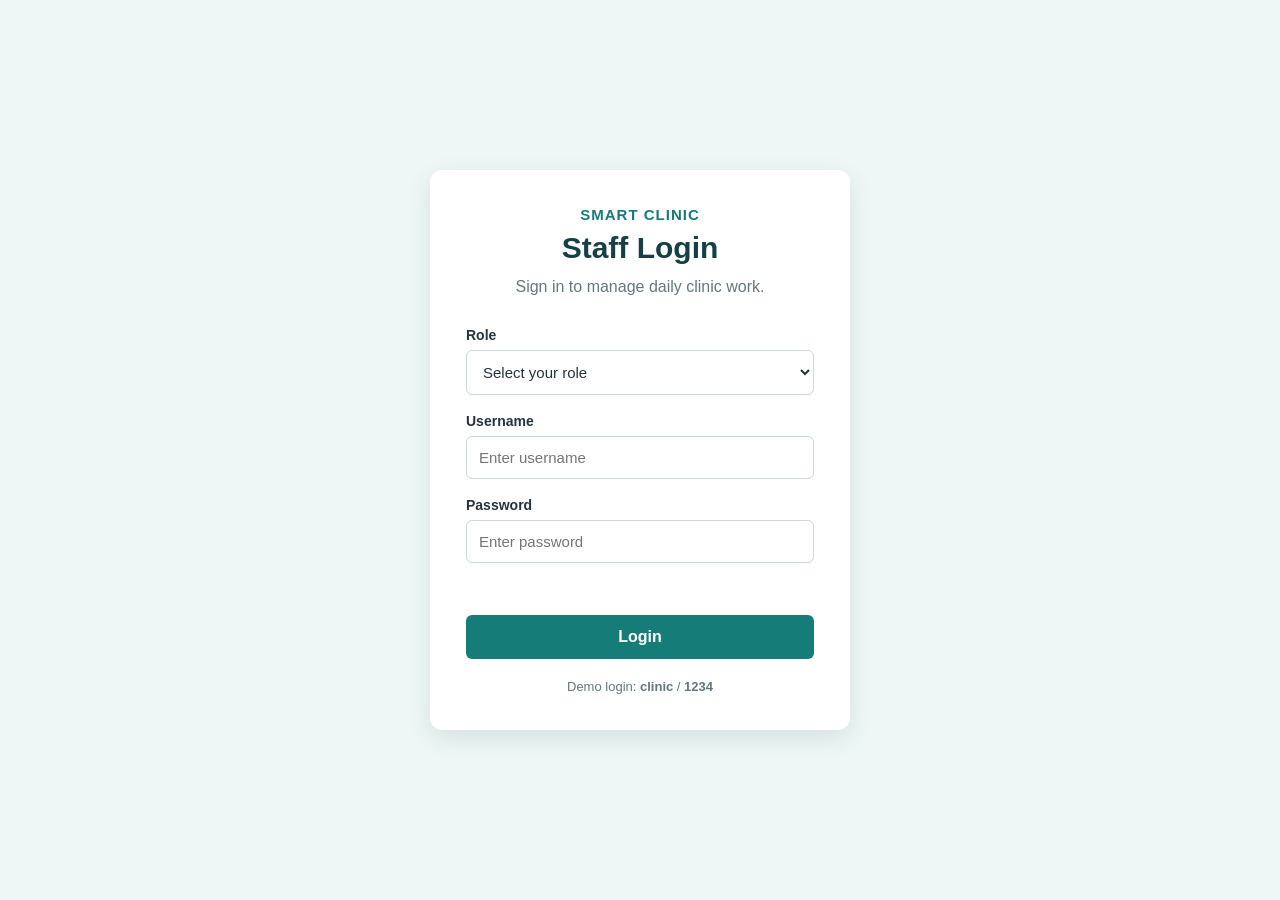
<file: index.html>
<!DOCTYPE html>
<html lang="en">
<head>
  <meta charset="UTF-8">
  <meta name="viewport" content="width=device-width, initial-scale=1.0">
  <title>Smart Clinic - Login</title>
  <link rel="stylesheet" href="css/style.css">
</head>
<body>
  <main class="login-page">
    <section class="login-card">
      <div class="clinic-heading">
        <p class="clinic-label">Smart Clinic</p>
        <h1>Staff Login</h1>
        <p>Sign in to manage daily clinic work.</p>
      </div>

      <form id="loginForm" novalidate>
        <div class="form-group">
          <label for="role">Role</label>
          <select id="role" name="role">
            <option value="">Select your role</option>
            <option value="owner">Owner</option>
            <option value="doctor">Doctor</option>
            <option value="receptionist">Receptionist</option>
            <option value="chemist">Chemist</option>
          </select>
        </div>

        <div class="form-group">
          <label for="username">Username</label>
          <input id="username" name="username" type="text" placeholder="Enter username">
        </div>

        <div class="form-group">
          <label for="password">Password</label>
          <input id="password" name="password" type="password" placeholder="Enter password">
        </div>

        <p id="loginMessage" class="login-message" aria-live="polite"></p>

        <button type="submit">Login</button>
      </form>

      <p class="demo-note">Demo login: <strong>clinic</strong> / <strong>1234</strong></p>
    </section>
  </main>

  <script src="js/login.js"></script>
</body>
</html>
</file>
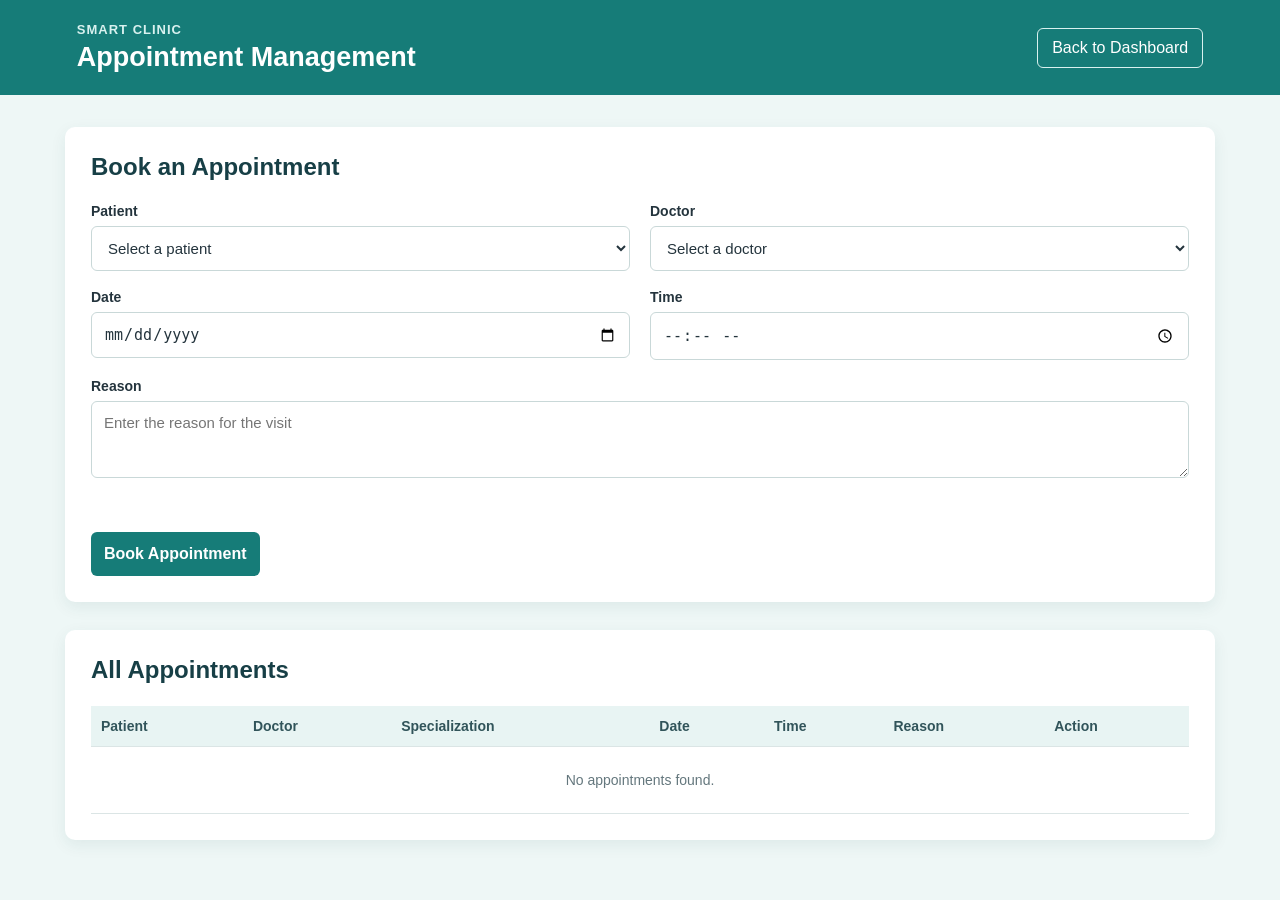
<file: appointments.html>
<!DOCTYPE html>
<html lang="en">
<head>
  <meta charset="UTF-8">
  <meta name="viewport" content="width=device-width, initial-scale=1.0">
  <title>Smart Clinic - Appointments</title>
  <link rel="stylesheet" href="css/style.css">
</head>
<body>
  <header class="page-header">
    <div>
      <p class="page-label">Smart Clinic</p>
      <h1>Appointment Management</h1>
    </div>
    <a class="back-link" href="dashboard.html">Back to Dashboard</a>
  </header>

  <main class="appointment-page">
    <section class="appointment-form-section">
      <h2>Book an Appointment</h2>

      <form id="appointmentForm" class="appointment-form" novalidate>
        <div class="form-group">
          <label for="appointmentPatient">Patient</label>
          <select id="appointmentPatient">
            <option value="">Select a patient</option>
          </select>
        </div>

        <div class="form-group">
          <label for="appointmentDoctor">Doctor</label>
          <select id="appointmentDoctor">
            <option value="">Loading doctors...</option>
          </select>
        </div>

        <div class="form-group">
          <label for="appointmentDate">Date</label>
          <input id="appointmentDate" type="date">
        </div>

        <div class="form-group">
          <label for="appointmentTime">Time</label>
          <input id="appointmentTime" type="time">
        </div>

        <div class="form-group full-width">
          <label for="appointmentReason">Reason</label>
          <textarea id="appointmentReason" rows="3" placeholder="Enter the reason for the visit"></textarea>
        </div>

        <p id="appointmentMessage" class="appointment-message full-width" aria-live="polite"></p>

        <div class="form-actions full-width">
          <button type="submit">Book Appointment</button>
        </div>
      </form>
    </section>

    <section class="appointment-list-section">
      <h2>All Appointments</h2>

      <div class="table-wrapper">
        <table class="appointment-table">
          <thead>
            <tr>
              <th>Patient</th>
              <th>Doctor</th>
              <th>Specialization</th>
              <th>Date</th>
              <th>Time</th>
              <th>Reason</th>
              <th>Action</th>
            </tr>
          </thead>
          <tbody id="appointmentTableBody"></tbody>
        </table>
      </div>
    </section>
  </main>

  <script src="js/appointments.js"></script>
</body>
</html>
</file>
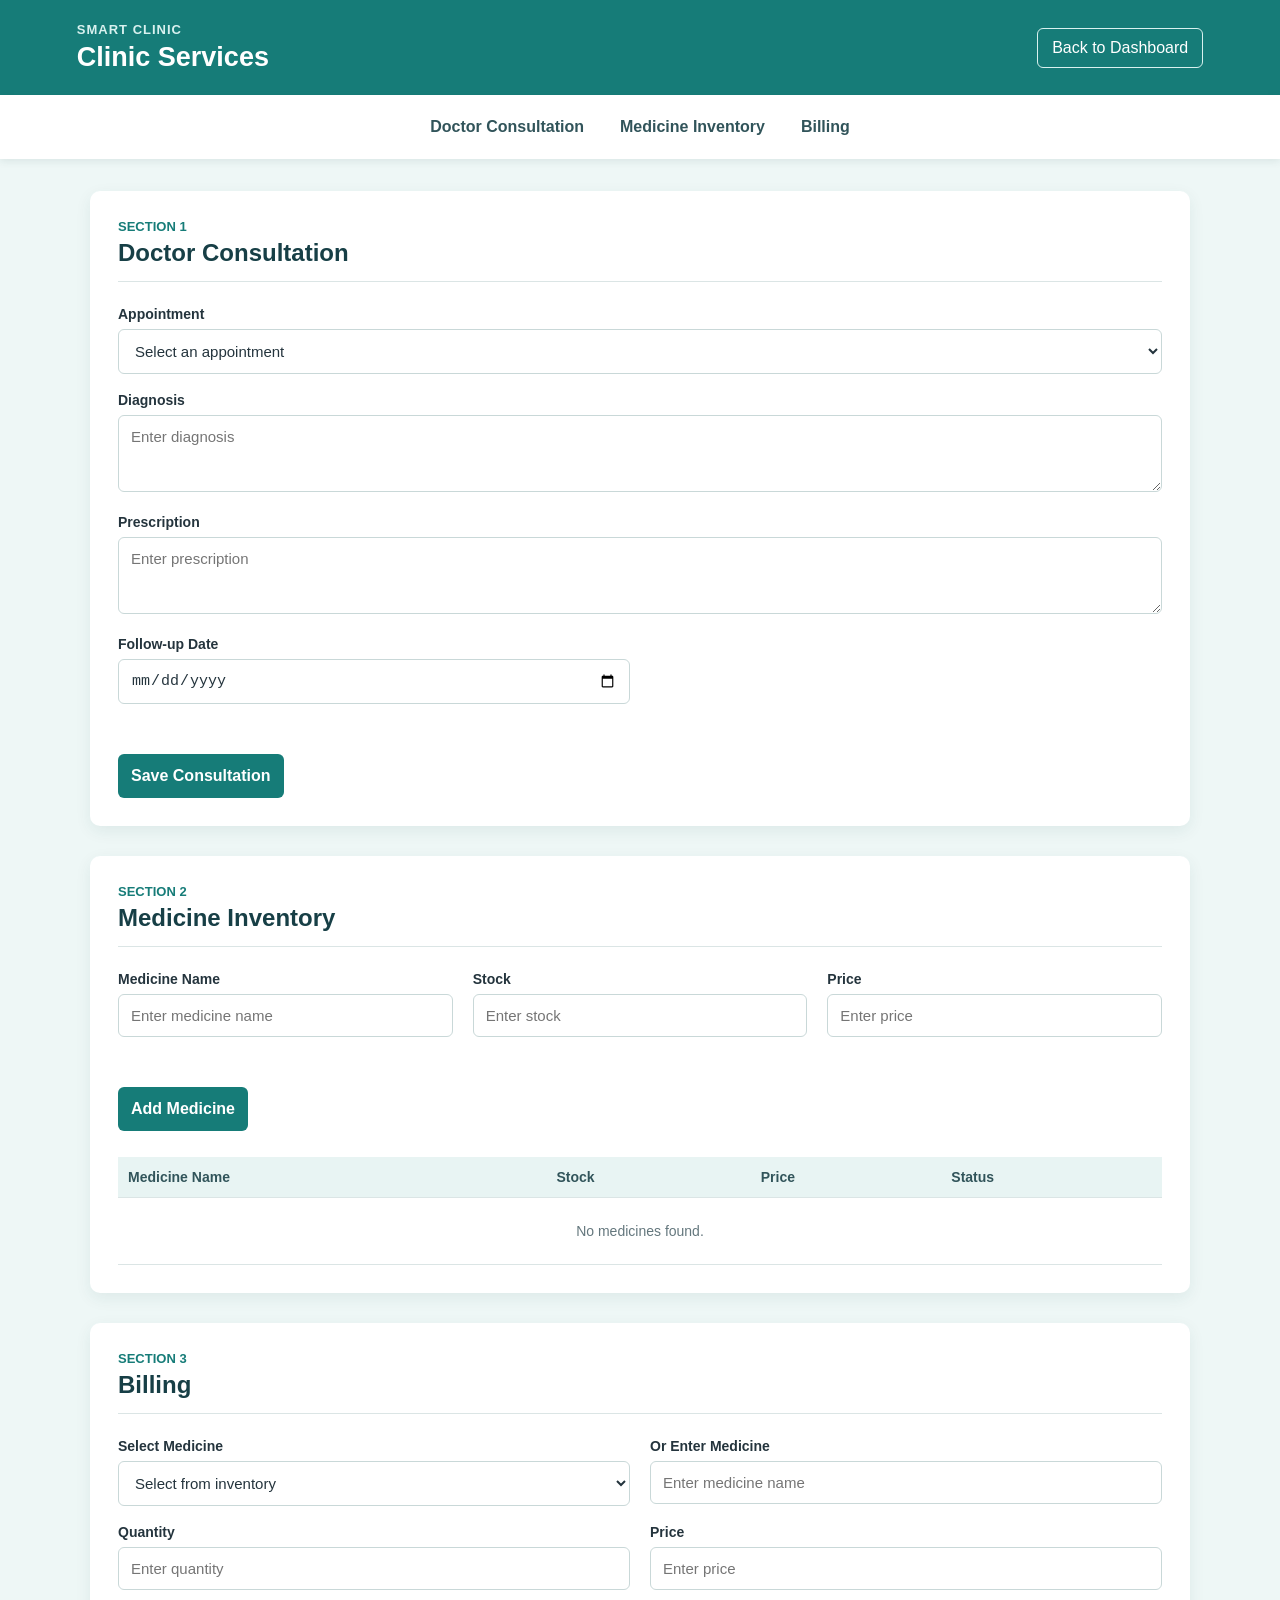
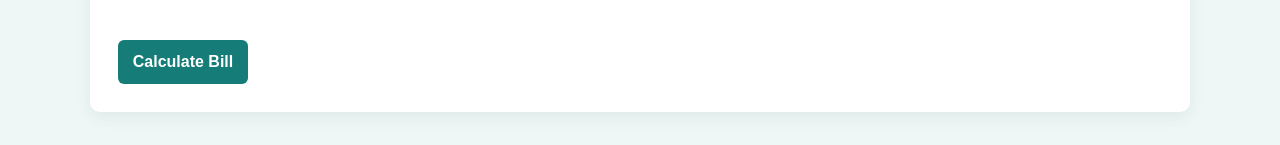
<file: clinic.html>
<!DOCTYPE html>
<html lang="en">
<head>
  <meta charset="UTF-8">
  <meta name="viewport" content="width=device-width, initial-scale=1.0">
  <title>Smart Clinic - Clinic Services</title>
  <link rel="stylesheet" href="css/style.css">
</head>
<body>
  <header class="page-header">
    <div>
      <p class="page-label">Smart Clinic</p>
      <h1>Clinic Services</h1>
    </div>
    <a class="back-link" href="dashboard.html">Back to Dashboard</a>
  </header>

  <nav class="clinic-section-nav" aria-label="Clinic sections">
    <a href="#consultation">Doctor Consultation</a>
    <a href="#inventory">Medicine Inventory</a>
    <a href="#billing">Billing</a>
  </nav>

  <main class="clinic-page">
    <section id="consultation" class="clinic-service-section">
      <div class="service-heading">
        <p>Section 1</p>
        <h2>Doctor Consultation</h2>
      </div>

      <form id="consultationForm" class="clinic-form" novalidate>
        <div class="form-group full-width">
          <label for="consultationAppointment">Appointment</label>
          <select id="consultationAppointment">
            <option value="">Select an appointment</option>
          </select>
        </div>

        <div id="consultationPatientDetails" class="consultation-patient-details full-width hidden">
          <h3>Patient Details</h3>
          <div class="patient-detail-grid">
            <p><strong>Name:</strong> <span id="detailName">-</span></p>
            <p><strong>Age:</strong> <span id="detailAge">-</span></p>
            <p><strong>Gender:</strong> <span id="detailGender">-</span></p>
            <p><strong>Blood Group:</strong> <span id="detailBloodGroup">-</span></p>
            <p><strong>Allergies:</strong> <span id="detailAllergies">-</span></p>
            <p><strong>Medical History:</strong> <span id="detailMedicalHistory">-</span></p>
          </div>
        </div>

        <div class="form-group full-width">
          <label for="consultationDiagnosis">Diagnosis</label>
          <textarea id="consultationDiagnosis" rows="3" placeholder="Enter diagnosis"></textarea>
        </div>

        <div class="form-group full-width">
          <label for="consultationPrescription">Prescription</label>
          <textarea id="consultationPrescription" rows="3" placeholder="Enter prescription"></textarea>
        </div>

        <div class="form-group">
          <label for="consultationFollowUp">Follow-up Date</label>
          <input id="consultationFollowUp" type="date">
        </div>

        <p id="consultationMessage" class="service-message full-width" aria-live="polite"></p>

        <div class="form-actions full-width">
          <button type="submit">Save Consultation</button>
        </div>
      </form>
    </section>

    <section id="inventory" class="clinic-service-section">
      <div class="service-heading">
        <p>Section 2</p>
        <h2>Medicine Inventory</h2>
      </div>

      <form id="medicineForm" class="clinic-form medicine-form" novalidate>
        <div class="form-group">
          <label for="medicineName">Medicine Name</label>
          <input id="medicineName" type="text" placeholder="Enter medicine name">
        </div>

        <div class="form-group">
          <label for="medicineStock">Stock</label>
          <input id="medicineStock" type="number" min="0" placeholder="Enter stock">
        </div>

        <div class="form-group">
          <label for="medicinePrice">Price</label>
          <input id="medicinePrice" type="number" min="0" step="0.01" placeholder="Enter price">
        </div>

        <p id="medicineMessage" class="service-message full-width" aria-live="polite"></p>

        <div class="form-actions full-width">
          <button type="submit">Add Medicine</button>
        </div>
      </form>

      <div class="table-wrapper service-table-wrapper">
        <table class="service-table">
          <thead>
            <tr>
              <th>Medicine Name</th>
              <th>Stock</th>
              <th>Price</th>
              <th>Status</th>
            </tr>
          </thead>
          <tbody id="medicineTableBody"></tbody>
        </table>
      </div>
    </section>

    <section id="billing" class="clinic-service-section">
      <div class="service-heading">
        <p>Section 3</p>
        <h2>Billing</h2>
      </div>

      <form id="billingForm" class="clinic-form" novalidate>
        <div class="form-group">
          <label for="billMedicineSelect">Select Medicine</label>
          <select id="billMedicineSelect">
            <option value="">Select from inventory</option>
          </select>
        </div>

        <div class="form-group">
          <label for="billMedicineName">Or Enter Medicine</label>
          <input id="billMedicineName" type="text" placeholder="Enter medicine name">
        </div>

        <div class="form-group">
          <label for="billQuantity">Quantity</label>
          <input id="billQuantity" type="number" min="1" placeholder="Enter quantity">
        </div>

        <div class="form-group">
          <label for="billPrice">Price</label>
          <input id="billPrice" type="number" min="0" step="0.01" placeholder="Enter price">
        </div>

        <p id="billingMessage" class="service-message full-width" aria-live="polite"></p>

        <div class="form-actions full-width">
          <button type="submit">Calculate Bill</button>
        </div>
      </form>

      <div id="simpleBill" class="simple-bill hidden">
        <h3>Simple Bill</h3>
        <p><span>Medicine</span><strong id="billDisplayMedicine">-</strong></p>
        <p><span>Quantity</span><strong id="billDisplayQuantity">-</strong></p>
        <p><span>Price</span><strong id="billDisplayPrice">-</strong></p>
        <p class="bill-total"><span>Total</span><strong id="billDisplayTotal">-</strong></p>
      </div>
    </section>
  </main>

  <script src="js/clinic.js"></script>
</body>
</html>
</file>
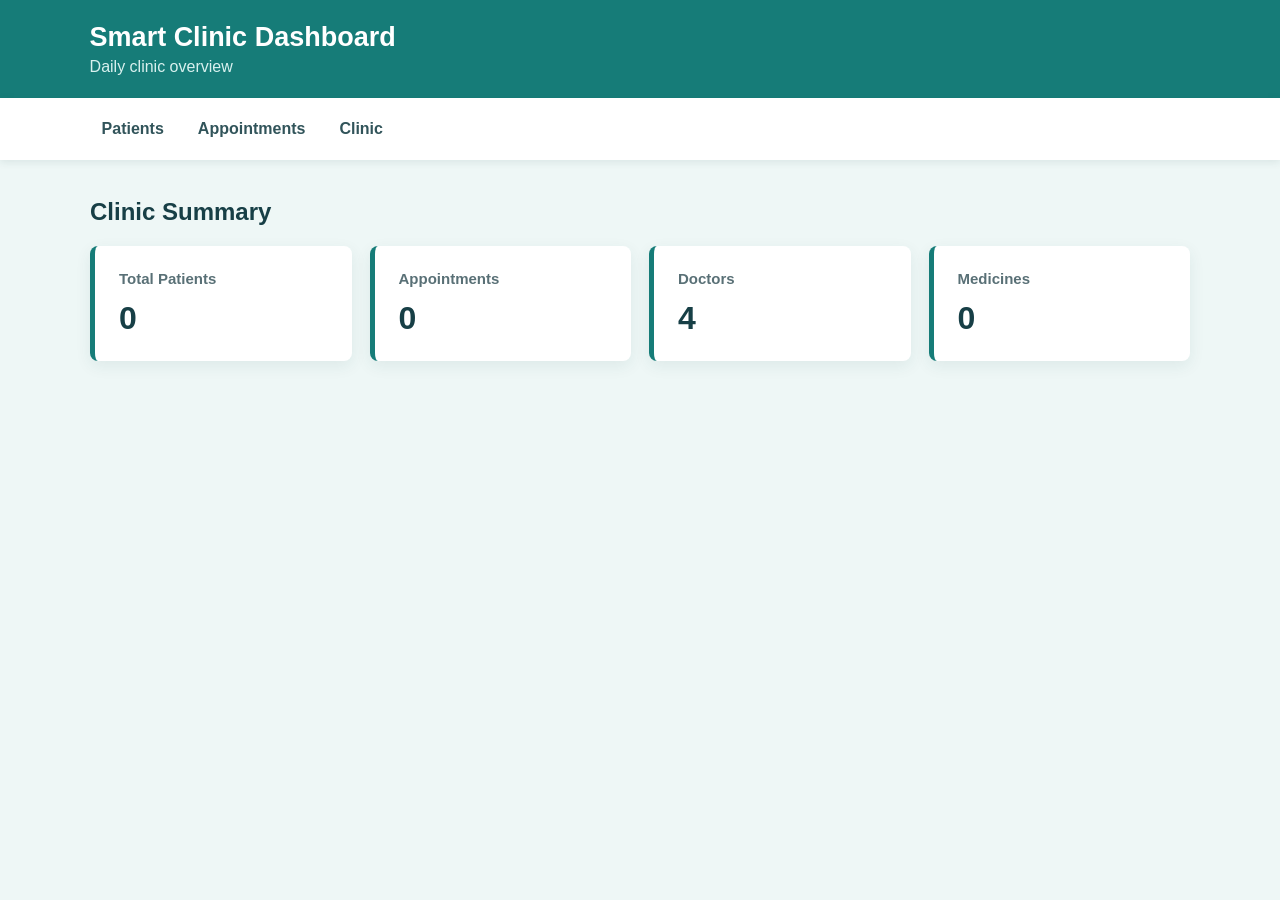
<file: dashboard.html>
<!DOCTYPE html>
<html lang="en">
<head>
  <meta charset="UTF-8">
  <meta name="viewport" content="width=device-width, initial-scale=1.0">
  <title>Smart Clinic - Dashboard</title>
  <link rel="stylesheet" href="css/style.css">
  <style>
    .dashboard-header {
      padding: 22px 7%;
      background-color: #167c78;
      color: #ffffff;
    }

    .dashboard-header h1 {
      margin-bottom: 5px;
      color: #ffffff;
      font-size: 27px;
    }

    .dashboard-header p {
      color: #d9f1ef;
    }

    .dashboard-nav {
      display: flex;
      flex-wrap: wrap;
      gap: 10px;
      padding: 14px 7%;
      background-color: #ffffff;
      box-shadow: 0 2px 8px rgba(25, 73, 72, 0.1);
    }

    .dashboard-nav a {
      padding: 8px 12px;
      border-radius: 5px;
      color: #31545a;
      font-weight: bold;
      text-decoration: none;
    }

    .dashboard-nav a:hover {
      background-color: #e1f2f0;
      color: #116964;
    }

    .dashboard-main {
      width: 86%;
      max-width: 1100px;
      margin: 38px auto;
    }

    .dashboard-main h2 {
      margin-bottom: 20px;
      color: #173f46;
    }

    .dashboard-cards {
      display: grid;
      grid-template-columns: repeat(4, 1fr);
      gap: 18px;
    }

    .dashboard-card {
      padding: 24px;
      border-left: 5px solid #167c78;
      border-radius: 8px;
      background-color: #ffffff;
      box-shadow: 0 5px 16px rgba(25, 73, 72, 0.08);
    }

    .dashboard-card h3 {
      margin-bottom: 13px;
      color: #597076;
      font-size: 15px;
    }

    .dashboard-number {
      color: #173f46;
      font-size: 32px;
      font-weight: bold;
    }

    @media (max-width: 800px) {
      .dashboard-cards {
        grid-template-columns: repeat(2, 1fr);
      }
    }

    @media (max-width: 480px) {
      .dashboard-cards {
        grid-template-columns: 1fr;
      }
    }
  </style>
</head>
<body>
  <header class="dashboard-header">
    <h1>Smart Clinic Dashboard</h1>
    <p>Daily clinic overview</p>
  </header>

  <nav class="dashboard-nav" aria-label="Main navigation">
    <a href="patients.html">Patients</a>
    <a href="appointments.html">Appointments</a>
    <a href="clinic.html">Clinic</a>
  </nav>

  <main class="dashboard-main">
    <h2>Clinic Summary</h2>

    <section class="dashboard-cards" aria-label="Clinic summary counts">
      <article class="dashboard-card">
        <h3>Total Patients</h3>
        <p id="totalPatients" class="dashboard-number">0</p>
      </article>

      <article class="dashboard-card">
        <h3>Appointments</h3>
        <p id="totalAppointments" class="dashboard-number">0</p>
      </article>

      <article class="dashboard-card">
        <h3>Doctors</h3>
        <p id="totalDoctors" class="dashboard-number">0</p>
      </article>

      <article class="dashboard-card">
        <h3>Medicines</h3>
        <p id="totalMedicines" class="dashboard-number">0</p>
      </article>
    </section>
  </main>

  <script src="js/dashboard.js"></script>
</body>
</html>
</file>
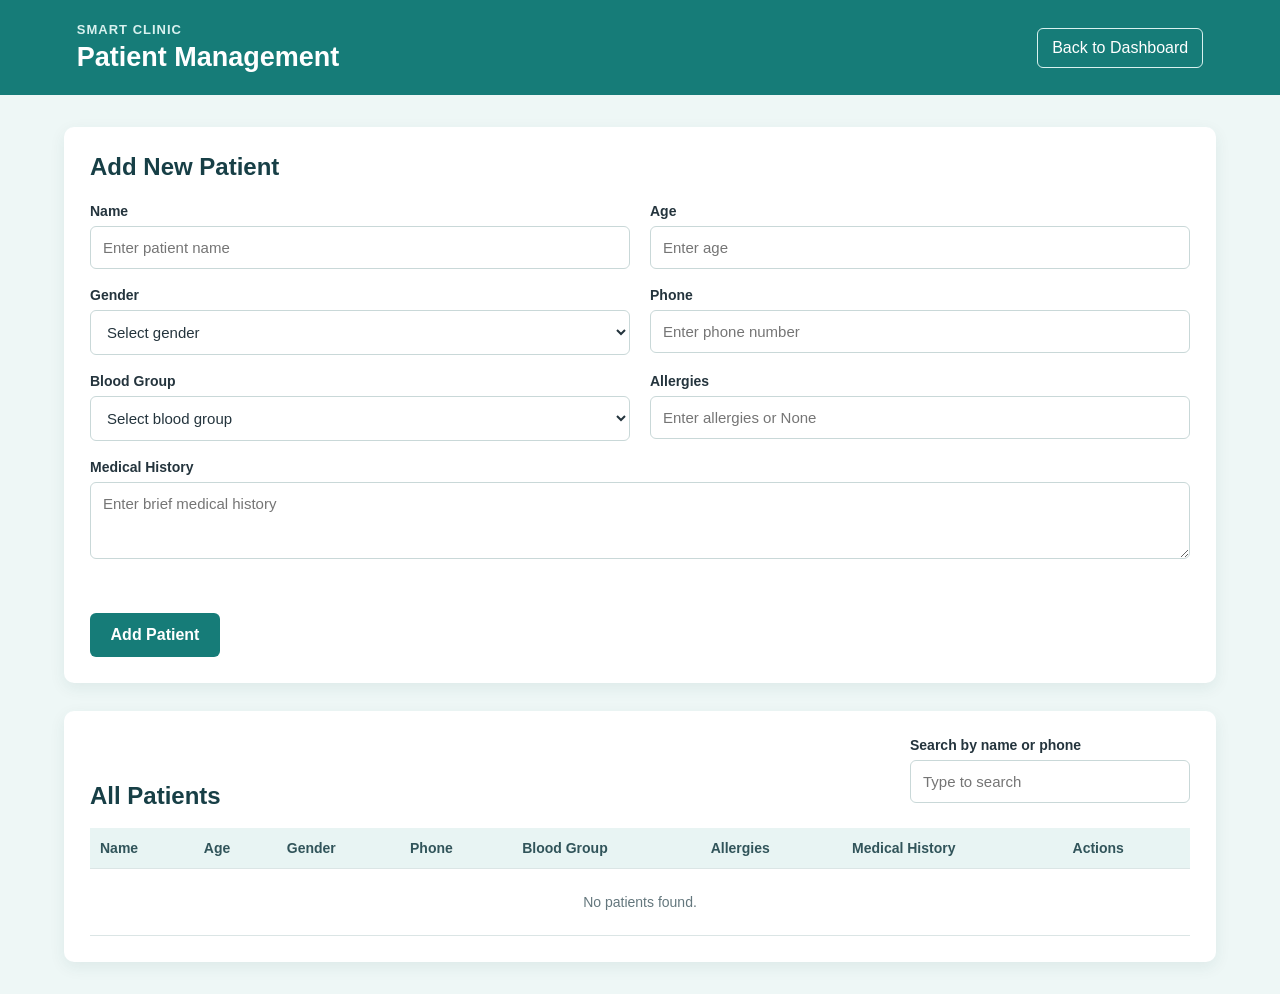
<file: patients.html>
<!DOCTYPE html>
<html lang="en">
<head>
  <meta charset="UTF-8">
  <meta name="viewport" content="width=device-width, initial-scale=1.0">
  <title>Smart Clinic - Patients</title>
  <link rel="stylesheet" href="css/style.css">
</head>
<body>
  <header class="page-header">
    <div>
      <p class="page-label">Smart Clinic</p>
      <h1>Patient Management</h1>
    </div>
    <a class="back-link" href="dashboard.html">Back to Dashboard</a>
  </header>

  <main class="patient-page">
    <section class="patient-form-section">
      <h2 id="formTitle">Add New Patient</h2>

      <form id="patientForm" class="patient-form" novalidate>
        <div class="form-group">
          <label for="patientName">Name</label>
          <input id="patientName" type="text" placeholder="Enter patient name">
        </div>

        <div class="form-group">
          <label for="patientAge">Age</label>
          <input id="patientAge" type="number" min="1" max="120" placeholder="Enter age">
        </div>

        <div class="form-group">
          <label for="patientGender">Gender</label>
          <select id="patientGender">
            <option value="">Select gender</option>
            <option value="Male">Male</option>
            <option value="Female">Female</option>
            <option value="Other">Other</option>
          </select>
        </div>

        <div class="form-group">
          <label for="patientPhone">Phone</label>
          <input id="patientPhone" type="tel" placeholder="Enter phone number">
        </div>

        <div class="form-group">
          <label for="patientBloodGroup">Blood Group</label>
          <select id="patientBloodGroup">
            <option value="">Select blood group</option>
            <option value="A+">A+</option>
            <option value="A-">A-</option>
            <option value="B+">B+</option>
            <option value="B-">B-</option>
            <option value="AB+">AB+</option>
            <option value="AB-">AB-</option>
            <option value="O+">O+</option>
            <option value="O-">O-</option>
          </select>
        </div>

        <div class="form-group">
          <label for="patientAllergies">Allergies</label>
          <input id="patientAllergies" type="text" placeholder="Enter allergies or None">
        </div>

        <div class="form-group full-width">
          <label for="patientHistory">Medical History</label>
          <textarea id="patientHistory" rows="3" placeholder="Enter brief medical history"></textarea>
        </div>

        <p id="patientMessage" class="patient-message full-width" aria-live="polite"></p>

        <div class="form-actions full-width">
          <button id="savePatientButton" type="submit">Add Patient</button>
          <button id="cancelEditButton" class="secondary-button hidden" type="button">Cancel Edit</button>
        </div>
      </form>
    </section>

    <section class="patient-list-section">
      <div class="patient-list-heading">
        <h2>All Patients</h2>
        <label class="search-box" for="patientSearch">
          <span>Search by name or phone</span>
          <input id="patientSearch" type="search" placeholder="Type to search">
        </label>
      </div>

      <div class="table-wrapper">
        <table class="patient-table">
          <thead>
            <tr>
              <th>Name</th>
              <th>Age</th>
              <th>Gender</th>
              <th>Phone</th>
              <th>Blood Group</th>
              <th>Allergies</th>
              <th>Medical History</th>
              <th>Actions</th>
            </tr>
          </thead>
          <tbody id="patientTableBody"></tbody>
        </table>
      </div>
    </section>
  </main>

  <script src="js/patients.js"></script>
</body>
</html>
</file>
<file: css/style.css>
* {
  box-sizing: border-box;
  margin: 0;
  padding: 0;
}

body {
  min-height: 100vh;
  font-family: Arial, sans-serif;
  color: #24343d;
  background-color: #eef7f6;
}

.login-page {
  min-height: 100vh;
  display: flex;
  align-items: center;
  justify-content: center;
  padding: 24px;
}

.login-card {
  width: 100%;
  max-width: 420px;
  padding: 36px;
  background-color: #ffffff;
  border-radius: 12px;
  box-shadow: 0 8px 24px rgba(25, 73, 72, 0.12);
}

.clinic-heading {
  margin-bottom: 28px;
  text-align: center;
}

.clinic-label {
  margin-bottom: 8px;
  color: #167c78;
  font-size: 15px;
  font-weight: bold;
  text-transform: uppercase;
  letter-spacing: 1px;
}

h1 {
  margin-bottom: 10px;
  color: #173f46;
  font-size: 30px;
}

.clinic-heading > p:last-child {
  color: #64777d;
  line-height: 1.5;
}

.form-group {
  margin-bottom: 18px;
}

label {
  display: block;
  margin-bottom: 7px;
  font-size: 14px;
  font-weight: bold;
}

input,
select {
  width: 100%;
  padding: 12px;
  border: 1px solid #c9d8d8;
  border-radius: 6px;
  background-color: #ffffff;
  color: #24343d;
  font-size: 15px;
}

input:focus,
select:focus {
  border-color: #167c78;
  outline: 2px solid #d8efed;
}

button {
  width: 100%;
  padding: 13px;
  border: none;
  border-radius: 6px;
  background-color: #167c78;
  color: #ffffff;
  font-size: 16px;
  font-weight: bold;
  cursor: pointer;
}

button:hover {
  background-color: #116964;
}

.login-message {
  min-height: 20px;
  margin-bottom: 14px;
  color: #c0392b;
  font-size: 14px;
  text-align: center;
}

.login-message.success {
  color: #167c45;
}

.demo-note {
  margin-top: 20px;
  color: #64777d;
  font-size: 13px;
  text-align: center;
}

@media (max-width: 480px) {
  .login-card {
    padding: 26px 20px;
  }
}

/* Patient management page */
.page-header {
  display: flex;
  align-items: center;
  justify-content: space-between;
  gap: 20px;
  padding: 22px 6%;
  background-color: #167c78;
  color: #ffffff;
}

.page-header h1 {
  margin: 0;
  color: #ffffff;
  font-size: 27px;
}

.page-label {
  margin-bottom: 5px;
  color: #d9f1ef;
  font-size: 13px;
  font-weight: bold;
  text-transform: uppercase;
  letter-spacing: 1px;
}

.back-link {
  padding: 10px 14px;
  border: 1px solid #d9f1ef;
  border-radius: 6px;
  color: #ffffff;
  text-decoration: none;
}

.back-link:hover {
  background-color: #ffffff;
  color: #167c78;
}

.patient-page {
  width: 90%;
  max-width: 1250px;
  margin: 32px auto;
}

.patient-form-section,
.patient-list-section {
  margin-bottom: 28px;
  padding: 26px;
  border-radius: 10px;
  background-color: #ffffff;
  box-shadow: 0 5px 16px rgba(25, 73, 72, 0.08);
}

.patient-form-section h2,
.patient-list-section h2 {
  margin-bottom: 22px;
  color: #173f46;
}

.patient-form {
  display: grid;
  grid-template-columns: repeat(2, 1fr);
  gap: 0 20px;
}

.full-width {
  grid-column: 1 / -1;
}

textarea {
  width: 100%;
  padding: 12px;
  border: 1px solid #c9d8d8;
  border-radius: 6px;
  font-family: Arial, sans-serif;
  font-size: 15px;
  resize: vertical;
}

textarea:focus {
  border-color: #167c78;
  outline: 2px solid #d8efed;
}

.patient-message {
  min-height: 20px;
  margin-bottom: 12px;
  font-size: 14px;
}

.patient-message.error {
  color: #c0392b;
}

.patient-message.success {
  color: #167c45;
}

.form-actions {
  display: flex;
  gap: 12px;
}

.form-actions button {
  width: auto;
  min-width: 130px;
}

.secondary-button {
  background-color: #687b80;
}

.secondary-button:hover {
  background-color: #536469;
}

.hidden {
  display: none;
}

.patient-list-heading {
  display: flex;
  align-items: end;
  justify-content: space-between;
  gap: 20px;
  margin-bottom: 18px;
}

.patient-list-heading h2 {
  margin-bottom: 0;
}

.search-box {
  width: 280px;
}

.search-box span {
  display: block;
  margin-bottom: 7px;
}

.table-wrapper {
  overflow-x: auto;
}

.patient-table {
  width: 100%;
  border-collapse: collapse;
  font-size: 14px;
}

.patient-table th,
.patient-table td {
  padding: 12px 10px;
  border-bottom: 1px solid #dbe5e5;
  text-align: left;
  vertical-align: top;
}

.patient-table th {
  background-color: #e8f4f3;
  color: #31545a;
  white-space: nowrap;
}

.table-actions {
  display: flex;
  gap: 7px;
}

.table-actions button {
  width: auto;
  padding: 7px 10px;
  font-size: 13px;
}

.edit-button {
  background-color: #397a9b;
}

.edit-button:hover {
  background-color: #2e6682;
}

.delete-button {
  background-color: #c34b40;
}

.delete-button:hover {
  background-color: #a93d34;
}

.empty-table-message {
  padding: 25px !important;
  color: #64777d;
  text-align: center !important;
}

@media (max-width: 700px) {
  .page-header,
  .patient-list-heading {
    align-items: stretch;
    flex-direction: column;
  }

  .patient-form {
    grid-template-columns: 1fr;
  }

  .full-width {
    grid-column: auto;
  }

  .search-box {
    width: 100%;
  }
}

/* Appointment management page */
.appointment-page {
  width: 90%;
  max-width: 1150px;
  margin: 32px auto;
}

.appointment-form-section,
.appointment-list-section {
  margin-bottom: 28px;
  padding: 26px;
  border-radius: 10px;
  background-color: #ffffff;
  box-shadow: 0 5px 16px rgba(25, 73, 72, 0.08);
}

.appointment-form-section h2,
.appointment-list-section h2 {
  margin-bottom: 22px;
  color: #173f46;
}

.appointment-form {
  display: grid;
  grid-template-columns: repeat(2, 1fr);
  gap: 0 20px;
}

.appointment-message {
  min-height: 20px;
  margin-bottom: 12px;
  font-size: 14px;
}

.appointment-message.error {
  color: #c0392b;
}

.appointment-message.success {
  color: #167c45;
}

.appointment-table {
  width: 100%;
  border-collapse: collapse;
  font-size: 14px;
}

.appointment-table th,
.appointment-table td {
  padding: 12px 10px;
  border-bottom: 1px solid #dbe5e5;
  text-align: left;
  vertical-align: top;
}

.appointment-table th {
  background-color: #e8f4f3;
  color: #31545a;
  white-space: nowrap;
}

.appointment-delete-button {
  width: auto;
  padding: 7px 10px;
  font-size: 13px;
}

@media (max-width: 700px) {
  .appointment-form {
    grid-template-columns: 1fr;
  }
}

/* Clinic Services page */
.clinic-section-nav {
  display: flex;
  flex-wrap: wrap;
  justify-content: center;
  gap: 10px;
  padding: 14px 5%;
  background-color: #ffffff;
  box-shadow: 0 2px 8px rgba(25, 73, 72, 0.1);
}

.clinic-section-nav a {
  padding: 9px 13px;
  border-radius: 5px;
  color: #31545a;
  font-weight: bold;
  text-decoration: none;
}

.clinic-section-nav a:hover {
  background-color: #e1f2f0;
  color: #116964;
}

.clinic-page {
  width: 90%;
  max-width: 1100px;
  margin: 32px auto;
}

.clinic-service-section {
  margin-bottom: 30px;
  padding: 28px;
  border-radius: 10px;
  background-color: #ffffff;
  box-shadow: 0 5px 16px rgba(25, 73, 72, 0.08);
}

.service-heading {
  margin-bottom: 24px;
  padding-bottom: 14px;
  border-bottom: 1px solid #dbe5e5;
}

.service-heading p {
  margin-bottom: 5px;
  color: #167c78;
  font-size: 13px;
  font-weight: bold;
  text-transform: uppercase;
}

.service-heading h2 {
  color: #173f46;
}

.clinic-form {
  display: grid;
  grid-template-columns: repeat(2, 1fr);
  gap: 0 20px;
}

.medicine-form {
  grid-template-columns: repeat(3, 1fr);
}

.consultation-patient-details {
  margin-bottom: 20px;
  padding: 18px;
  border-radius: 7px;
  background-color: #eef7f6;
}

.consultation-patient-details h3 {
  margin-bottom: 14px;
  color: #173f46;
}

.patient-detail-grid {
  display: grid;
  grid-template-columns: repeat(2, 1fr);
  gap: 12px 20px;
  line-height: 1.5;
}

.service-message {
  min-height: 20px;
  margin-bottom: 12px;
  font-size: 14px;
}

.service-message.error {
  color: #c0392b;
}

.service-message.success {
  color: #167c45;
}

.service-table-wrapper {
  margin-top: 26px;
}

.service-table {
  width: 100%;
  border-collapse: collapse;
  font-size: 14px;
}

.service-table th,
.service-table td {
  padding: 12px 10px;
  border-bottom: 1px solid #dbe5e5;
  text-align: left;
}

.service-table th {
  background-color: #e8f4f3;
  color: #31545a;
}

.low-stock {
  color: #c0392b;
  font-weight: bold;
}

.in-stock {
  color: #167c45;
  font-weight: bold;
}

.simple-bill {
  max-width: 460px;
  margin-top: 26px;
  padding: 22px;
  border: 1px solid #c9d8d8;
  border-radius: 8px;
  background-color: #f8fbfb;
}

.simple-bill h3 {
  margin-bottom: 16px;
  color: #173f46;
}

.simple-bill p {
  display: flex;
  justify-content: space-between;
  gap: 20px;
  padding: 9px 0;
  border-bottom: 1px solid #dbe5e5;
}

.simple-bill .bill-total {
  margin-top: 7px;
  border-bottom: none;
  color: #167c78;
  font-size: 18px;
}

@media (max-width: 700px) {
  .clinic-form,
  .medicine-form,
  .patient-detail-grid {
    grid-template-columns: 1fr;
  }

  .clinic-service-section {
    padding: 22px 18px;
  }
}
</file>
